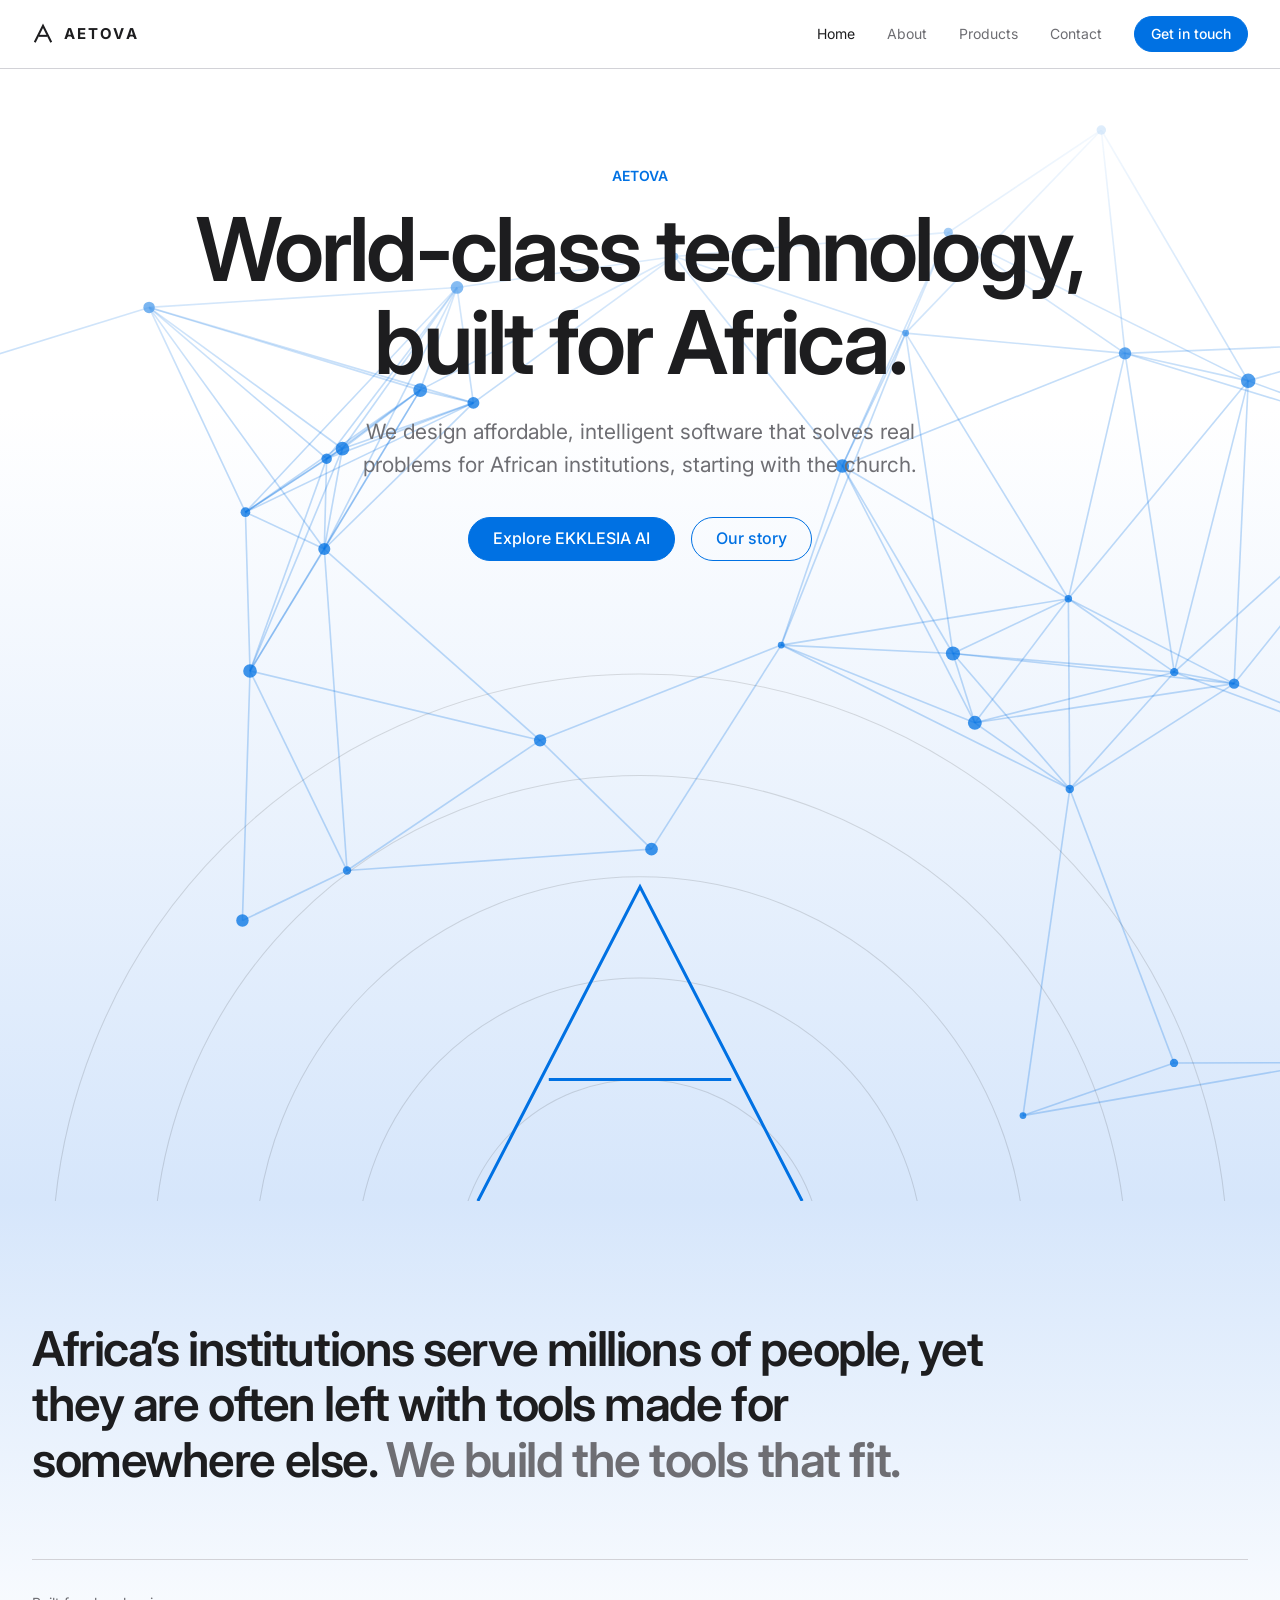
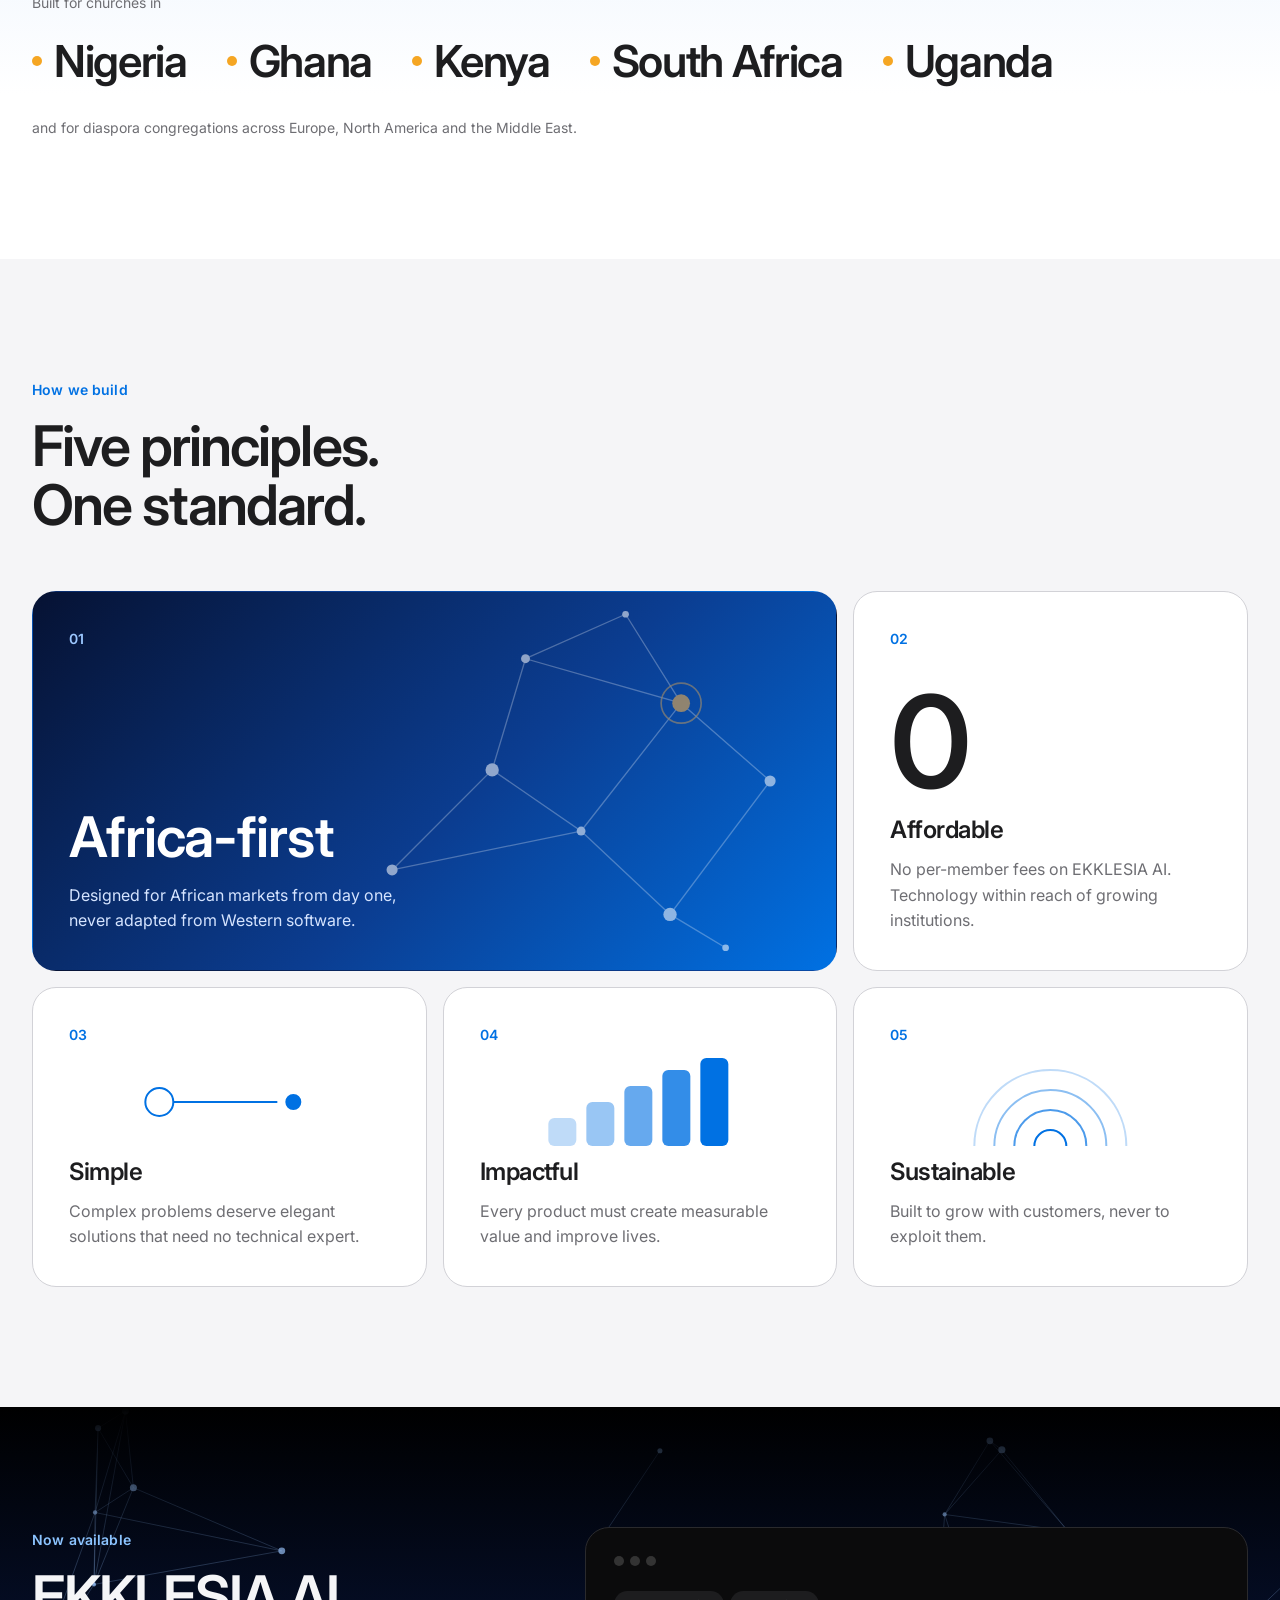
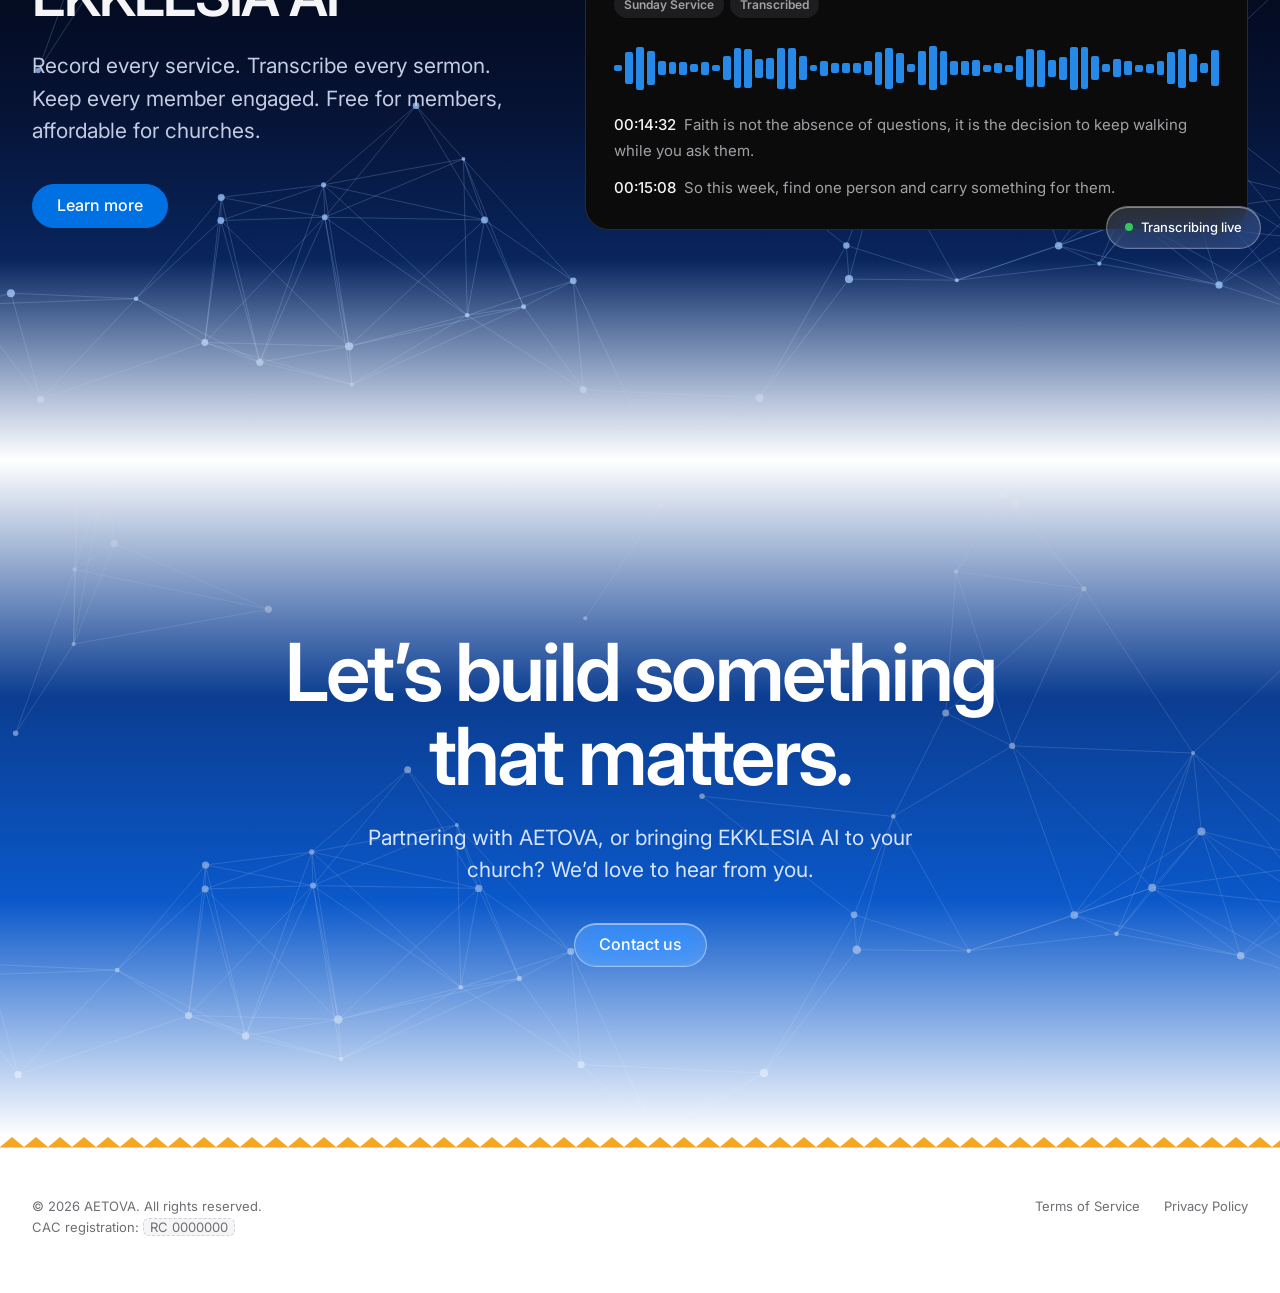
<file: index.html>
<!DOCTYPE html>
<html lang="en">

<head>
    <meta charset="utf-8">
    <meta name="viewport" content="width=device-width, initial-scale=1, viewport-fit=cover">
    <title>AETOVA — Technology built for Africa</title>
    <link rel="preconnect" href="https://fonts.googleapis.com">
    <link rel="preconnect" href="https://fonts.gstatic.com" crossorigin>
    <link href="https://fonts.googleapis.com/css2?family=Inter:wght@400;500;600;700&display=swap" rel="stylesheet">
    <link rel="stylesheet" href="./assets/style.css">

</head>

<body>
    <nav>
        <div class="wrap">
            <a href="#home" class="logo" aria-label="AETOVA home"><svg viewBox="0 0 24 24" fill="none"
                    stroke="currentColor" stroke-width="2.2" aria-hidden="true">
                    <path d="M3 21 12 3l9 18" />
                    <path d="M7.5 14h9" />
                </svg>AETOVA</a>
            <button class="burger" aria-label="Menu" aria-expanded="false"><svg width="22" height="22"
                    viewBox="0 0 22 22" stroke="currentColor" stroke-width="1.8">
                    <path d="M3 8h16M3 14h16" />
                </svg></button>
            <div class="links" id="links">
                <a class="l" href="#home" data-p="home">Home</a>
                <a class="l" href="#about" data-p="about">About</a>
                <a class="l" href="#products" data-p="products">Products</a>
                <a class="l" href="#contact" data-p="contact">Contact</a>
                <a class="btn sm2" href="#contact">Get in touch</a>
            </div>
        </div>
    </nav>

    <main>
        <!-- HOME -->
        <div class="page" id="home">
            <section class="hero">
                <div class="wrap">
                    <p class="eyebrow rv">AETOVA</p>
                    <h1 class="rv">World-class technology,<br>built for Africa.</h1>
                    <p class="lead rv">We design affordable, intelligent software that solves real problems for African
                        institutions, starting with the church.</p>
                    <div class="cta rv"><a class="btn" href="#products">Explore EKKLESIA AI</a><a class="btn ghost"
                            href="#about">Our story</a></div>
                </div>
                <div class="wrap">
                    <div class="stage rv" role="img" aria-label="Abstract illustration of concentric arcs">
                        <svg viewBox="0 0 1200 560" preserveAspectRatio="xMidYMax slice" fill="none" stroke="#1D1D1F"
                            stroke-opacity=".14">
                            <circle cx="600" cy="620" r="180" />
                            <circle cx="600" cy="620" r="280" />
                            <circle cx="600" cy="620" r="380" />
                            <circle cx="600" cy="620" r="480" />
                            <circle cx="600" cy="620" r="580" />
                            <path d="M440 560 600 250 760 560" stroke="#0071E3" stroke-opacity="1" stroke-width="3" />
                            <path d="M510 440h180" stroke="#0071E3" stroke-opacity="1" stroke-width="3" />
                        </svg>
                    </div>
                </div>
            </section>

            <section>
                <div class="wrap">
                    <p class="statement rv">Africa’s institutions serve millions of people, yet they are often left with
                        tools made for somewhere else. <span>We build the tools that fit.</span></p>
                    <div class="mk rv">
                        <p class="sm">Built for churches in</p>
                        <div class="mkl"><span>Nigeria</span><span>Ghana</span><span>Kenya</span><span>South
                                Africa</span><span>Uganda</span></div>
                        <p class="sm" style="margin-top:20px">and for diaspora congregations across Europe, North
                            America and the Middle East.</p>
                    </div>
                </div>
            </section>

            <section class="bg2">
                <div class="wrap">
                    <p class="eyebrow">How we build</p>
                    <h2 class="rv">Five principles.<br>One standard.</h2>
                    <div class="grid">
                        <div class="card feat c4 rv"><svg class="bgart"
                                style="position:absolute;right:-10px;top:0;width:66%;height:100%;opacity:.55;pointer-events:none"
                                viewBox="0 0 420 340" fill="none" stroke="#fff" stroke-opacity=".5" stroke-width="1.2"
                                aria-hidden="true">
                                <path
                                    d="M40 250 130 160 210 215 300 100 380 170M130 160 160 60 300 100M210 215 290 290 380 170M40 250 210 215M160 60 250 20 300 100M290 290 340 320" />
                                <g fill="#fff" stroke="none">
                                    <circle cx="40" cy="250" r="5" />
                                    <circle cx="130" cy="160" r="6" />
                                    <circle cx="210" cy="215" r="4" />
                                    <circle cx="300" cy="100" r="8" fill="#FFB547" />
                                    <circle cx="300" cy="100" r="18" fill="none" stroke="#FFB547" stroke-opacity=".7"
                                        stroke-width="1.5" />
                                    <circle cx="380" cy="170" r="5" />
                                    <circle cx="160" cy="60" r="4" />
                                    <circle cx="290" cy="290" r="6" />
                                    <circle cx="250" cy="20" r="3" />
                                    <circle cx="340" cy="320" r="3" />
                                </g>
                            </svg><span class="n">01</span>
                            <div>
                                <h3 style="font-size:clamp(34px,4.4vw,56px)">Africa-first</h3>
                                <p>Designed for African markets from day one, never adapted from Western software.</p>
                            </div>
                        </div>
                        <div class="card c2 rv"><span class="n">02</span>
                            <div>
                                <div class="big">0</div>
                                <h3 style="margin-top:20px">Affordable</h3>
                                <p>No per-member fees on EKKLESIA AI. Technology within reach of growing institutions.
                                </p>
                            </div>
                        </div>
                        <div class="card c2 rv"><span class="n">03</span><svg class="ill" viewBox="0 0 200 88"
                                fill="none" stroke="currentColor" stroke-width="2" aria-hidden="true">
                                <circle cx="30" cy="44" r="14" />
                                <path d="M44 44h104" />
                                <circle cx="164" cy="44" r="7" fill="currentColor" />
                            </svg>
                            <div>
                                <h3>Simple</h3>
                                <p>Complex problems deserve elegant solutions that need no technical expert.</p>
                            </div>
                        </div>
                        <div class="card c2 rv"><span class="n">04</span><svg class="ill" viewBox="0 0 200 88"
                                fill="currentColor" aria-hidden="true">
                                <rect x="8" y="60" width="28" height="28" rx="6" opacity=".25" />
                                <rect x="46" y="44" width="28" height="44" rx="6" opacity=".4" />
                                <rect x="84" y="28" width="28" height="60" rx="6" opacity=".6" />
                                <rect x="122" y="12" width="28" height="76" rx="6" opacity=".8" />
                                <rect x="160" y="0" width="28" height="88" rx="6" />
                            </svg>
                            <div>
                                <h3>Impactful</h3>
                                <p>Every product must create measurable value and improve lives.</p>
                            </div>
                        </div>
                        <div class="card c2 rv"><span class="n">05</span><svg class="ill" viewBox="0 0 200 88"
                                fill="none" stroke="currentColor" stroke-width="2" aria-hidden="true">
                                <circle cx="100" cy="88" r="16" stroke-opacity="1" />
                                <circle cx="100" cy="88" r="36" stroke-opacity=".7" />
                                <circle cx="100" cy="88" r="56" stroke-opacity=".45" />
                                <circle cx="100" cy="88" r="76" stroke-opacity=".25" />
                            </svg>
                            <div>
                                <h3>Sustainable</h3>
                                <p>Built to grow with customers, never to exploit them.</p>
                            </div>
                        </div>
                    </div>
                </div>
            </section>

            <section class="dark">
                <div class="wrap two asym">
                    <div class="rv">
                        <p class="eyebrow">Now available</p>
                        <h2>EKKLESIA AI</h2>
                        <p class="lead" style="margin-top:24px">Record every service. Transcribe every sermon. Keep
                            every member engaged. Free for members, affordable for churches.</p>
                        <div class="cta" style="justify-content:flex-start"><a class="btn" href="#products">Learn
                                more</a></div>
                    </div>
                    <div class="shot rv" aria-label="EKKLESIA AI preview">
                        <div class="bar"><i></i><i></i><i></i></div>
                        <span class="chip">Sunday Service</span><span class="chip">Transcribed</span>
                        <div class="wave" aria-hidden="true"></div>
                        <p class="tr"><b>00:14:32</b> &nbsp;Faith is not the absence of questions, it is the decision to
                            keep walking while you ask them.</p>
                        <p class="tr" style="margin-top:12px"><b>00:15:08</b> &nbsp;So this week, find one person and
                            carry something for them.</p>
                        <div class="glass pill"><i></i>Transcribing live</div>
                    </div>
                </div>
            </section>

            <section>
                <div class="wrap" style="text-align:center">
                    <h2 class="rv" style="font-size:clamp(40px,6.4vw,80px)">Let’s build something<br>that matters.</h2>
                    <p class="lead rv" style="margin:24px auto 0;color:#D5E4FF">Partnering with AETOVA, or bringing
                        EKKLESIA AI to your church? We’d love to hear from you.</p>
                    <div class="cta rv"><a class="btn" href="#contact">Contact us</a></div>
                </div>
            </section>
        </div>

        <!-- ABOUT -->
        <div class="page" id="about">
            <section class="dark" style="padding:150px 0 130px">
                <div class="wrap">
                    <p class="eyebrow">About AETOVA</p>
                    <h1 style="max-width:900px">Local problems.<br>World-class solutions.</h1>
                    <p class="lead" style="margin-top:28px">We build affordable, intelligent software for the African
                        institutions that serve millions of people.</p>
                </div>
            </section>
            <section>
                <div class="wrap two asym">
                    <p class="pq rv">Understand local problems deeply. <span>Then build world-class solutions,
                            locally.</span></p>
                    <div class="rv">
                        <p class="lead">AETOVA was founded to bridge the technology gap in underserved communities. We
                            saw African churches, institutions serving millions, being left behind by global tech trends
                            and offered expensive Western tools that were never designed for them. So we built EKKLESIA
                            AI from the ground up.</p>
                        <p class="lead" style="margin-top:20px"><span class="ph">Add your founding story here.</span>
                        </p>
                    </div>
                </div>
            </section>
            <section class="bg2 fold" id="fold" aria-label="Vision and mission">
                <div class="fold-in">
                    <div class="wrap">
                        <div>
                            <div class="fold-tx">
                                <div class="ft ft1">
                                    <p class="eyebrow">Vision</p>
                                    <h2 style="font-size:clamp(28px,3.4vw,44px)">To empower African institutions with
                                        world-class technology that is affordable, locally relevant and scalable.</h2>
                                </div>
                                <div class="ft ft2">
                                    <p class="eyebrow">Mission</p>
                                    <h2 style="font-size:clamp(28px,3.4vw,44px)">Build products that solve critical
                                        problems in African markets through AI, intelligent automation and user-centric
                                        design.</h2>
                                </div>
                            </div>
                            <div class="fold-steps"><button type="button" class="on">01 &nbsp;Vision</button><button
                                    type="button">02 &nbsp;Mission</button></div>
                        </div>
                        <div class="fold-stage"><svg class="fs" viewBox="0 0 400 400" aria-hidden="true">
                                <defs>
                                    <linearGradient id="fgr" x1="0" y1="0" x2="1" y2="1">
                                        <stop offset="0" stop-color="#fff" stop-opacity=".6" />
                                        <stop offset="1" stop-color="#9CC7FF" stop-opacity=".08" />
                                    </linearGradient>
                                </defs>
                                <g id="fg"></g>
                            </svg></div>
                    </div>
                </div>
            </section>
            <section>
                <div class="wrap two asym">
                    <div class="rv">
                        <p class="eyebrow">Why partner with us</p>
                        <h2 style="font-size:clamp(32px,4vw,48px)">Built to grow with you.</h2>
                    </div>
                    <ul class="list rv" style="margin:0">
                        <li><b>Local expertise.</b> A deep understanding of African markets and user behaviors.</li>
                        <li><b>Innovation.</b> Cutting-edge technology shaped by practical, on-the-ground insight.</li>
                        <li><b>Long-term commitment.</b> Sustainable solutions designed to grow with customers.</li>
                        <li><b>Customer-centric.</b> Products refined through continuous feedback from real users.</li>
                        <li><b>Reliable support.</b> Dedicated teams committed to your success.</li>
                    </ul>
                </div>
            </section>
            <section class="bg2">
                <div class="wrap two asym">
                    <div class="photo rv"
                        style="position:relative;overflow:hidden;border:0;background:linear-gradient(160deg,#061233,#0B3D91 60%,#0071E3)">
                        <svg width="120" height="120" viewBox="0 0 24 24" fill="none" stroke="#fff" stroke-width="1"
                            aria-hidden="true">
                            <path d="M3 21 12 3l9 18" />
                            <path d="M7.5 14h9" />
                        </svg>
                        <div class="glass pill" style="right:auto;left:16px;bottom:16px">Founder photo goes here</div>
                    </div>
                    <div class="rv">
                        <p class="eyebrow">Founder</p>
                        <h2 style="font-size:clamp(32px,4vw,48px)"><span class="ph">Founder name</span></h2>
                        <p class="lead" style="margin-top:20px"><span class="ph">Founder bio goes here: background, what
                                drove the decision to build AETOVA, and where the company is headed.</span></p>
                    </div>
                </div>
            </section>
            <section style="padding:72px 0 88px">
                <div class="wrap">
                    <div
                        style="position:relative;display:grid;grid-template-columns:repeat(auto-fit,minmax(240px,1fr));gap:32px;padding-top:32px;border-top:1px solid var(--bd)">
                        <span
                            style="position:absolute;top:-2px;left:0;width:56px;height:3px;background:var(--amber)"></span>
                        <div>
                            <p class="sm">Registered company</p>
                            <p style="font-size:22px;font-weight:600;letter-spacing:-.02em;margin-top:4px">AETOVA <span
                                    class="ph">legal name</span></p>
                        </div>
                        <div>
                            <p class="sm">CAC registration number</p>
                            <p style="font-size:22px;font-weight:600;letter-spacing:-.02em;margin-top:4px"><span
                                    class="ph">RC 0000000</span></p>
                        </div>
                    </div>
                </div>
            </section>
        </div>

        <!-- PRODUCTS -->
        <div class="page" id="products">
            <div class="wrap pagehead">
                <p class="eyebrow">Products</p>
                <h1 style="font-size:clamp(40px,6vw,72px)">Made to serve.</h1>
            </div>
            <section class="dark" style="padding:96px 0">
                <div class="wrap two asym">
                    <div>
                        <p class="eyebrow">Church management and sermon platform</p>
                        <h2>EKKLESIA AI</h2>
                        <p class="lead" style="margin-top:24px">One platform replacing scattered tools. Livestream,
                            record, transcribe, publish and engage, with unlimited free members and no per-user fees.
                        </p>
                        <div class="cta" style="justify-content:flex-start"><a class="btn" href="#" target="_blank"
                                rel="noopener">Visit EKKLESIA AI</a></div>
                    </div>
                    <ul class="list" style="margin:0">
                        <li><b>Record and transcribe.</b> Live streaming, multi-camera support and automatic AI
                            transcription.</li>
                        <li><b>Engage members.</b> Free mobile app, comments, testimonies and moderation tools.</li>
                        <li><b>Distribute.</b> One-click publishing to YouTube, Facebook and WhatsApp, in multiple
                            languages.</li>
                        <li><b>Understand.</b> Engagement metrics, retention, geographic insight and custom reports.
                        </li>
                        <li><b>Administer.</b> Multi-branch dashboard, white-label options and API access.</li>
                    </ul>
                </div>
            </section>
            <section>
                <div class="wrap" style="text-align:center">
                    <h2 class="rv" style="color:var(--tx2)">More coming soon.</h2>
                    <p class="lead rv" style="margin:20px auto 0">Every AETOVA product shares one commitment: solving
                        real problems for African institutions.</p>
                </div>
            </section>
        </div>

        <!-- CONTACT -->
        <div class="page" id="contact">
            <section class="dark" style="padding:150px 0 130px">
                <div class="wrap">
                    <p class="eyebrow">Contact</p>
                    <h1 style="max-width:900px">Let’s talk.</h1>
                    <p class="lead" style="margin-top:28px">Questions about EKKLESIA AI, partnerships or working with
                        us? Send a message and we’ll respond.</p>
                </div>
            </section>
            <section style="padding-top:0">
                <div class="wrap two asym" style="align-items:start">
                    <div>
                        <div>
                            <div class="ci">
                                <p class="sm">Email</p>
                                <p class="v"><a href="mailto:hello@yourdomain.com">hello@yourdomain.com</a></p>
                            </div>
                            <div class="ci">
                                <p class="sm">Churches and denominations</p>
                                <p class="v2">Interested in EKKLESIA AI for your congregation? Tell us about it in your
                                    message.</p>
                            </div>
                            <div class="ci">
                                <p class="sm">Follow</p>
                                <div class="soc"><a href="https://www.linkedin.com/" target="_blank" rel="noopener"
                                        aria-label="LinkedIn"><svg viewBox="0 0 24 24" fill="currentColor">
                                            <path
                                                d="M20.447 20.452h-3.554v-5.569c0-1.328-.027-3.037-1.852-3.037-1.853 0-2.136 1.445-2.136 2.939v5.667H9.351V9h3.414v1.561h.046c.477-.9 1.637-1.85 3.37-1.85 3.601 0 4.267 2.37 4.267 5.455v6.286zM5.337 7.433a2.062 2.062 0 01-2.063-2.065 2.064 2.064 0 112.063 2.065zm1.782 13.019H3.555V9h3.564v11.452zM22.225 0H1.771C.792 0 0 .774 0 1.729v20.542C0 23.227.792 24 1.771 24h20.451C23.2 24 24 23.227 24 22.271V1.729C24 .774 23.2 0 22.222 0h.003z" />
                                        </svg></a><a href="https://www.instagram.com/" target="_blank" rel="noopener"
                                        aria-label="Instagram"><svg viewBox="0 0 24 24" fill="none"
                                            stroke="currentColor" stroke-width="2">
                                            <rect x="3" y="3" width="18" height="18" rx="5" />
                                            <circle cx="12" cy="12" r="4" />
                                            <circle cx="17.5" cy="6.5" r="1.2" fill="currentColor" stroke="none" />
                                        </svg></a><a href="https://x.com/" target="_blank" rel="noopener"
                                        aria-label="X"><svg viewBox="0 0 24 24" fill="currentColor">
                                            <path
                                                d="M18.244 2.25h3.308l-7.227 8.26 8.502 11.24H16.17l-5.214-6.817L4.99 21.75H1.68l7.73-8.835L1.254 2.25H8.08l4.713 6.231zm-1.161 17.52h1.833L7.084 4.126H5.117z" />
                                        </svg></a></div>
                            </div>
                        </div>
                    </div>
                    <form id="cf">
                        <label>Name<input name="n" required autocomplete="name"></label>
                        <label>Email<input name="e" type="email" required autocomplete="email"></label>
                        <label>Message<textarea name="m" required></textarea></label>
                        <button class="btn" type="submit" style="justify-self:start">Send message</button>
                        <p class="sm" id="fm"></p>
                    </form>
                </div>
            </section>
        </div>

        <!-- TERMS -->
        <div class="page" id="terms">
            <div class="wrap pagehead">
                <p class="eyebrow">Legal</p>
                <h1 style="font-size:clamp(40px,6vw,72px)">Terms of Service</h1>
            </div>
            <div class="wrap prose"
                style="padding-bottom:120px;margin:0 auto 0 max(32px,calc((100vw - 1280px)/2 + 32px))">
                <p class="sm">Last updated: <span class="ph">date</span></p>
                <p><span class="ph">Placeholder. Insert your Terms of Service text here, reviewed by a qualified
                        lawyer.</span></p>
                <h3>1. Use of our services</h3>
                <p>Describe permitted use, accounts and acceptable conduct.</p>
                <h3>2. Subscriptions and payment</h3>
                <p>Describe plans, billing and cancellation.</p>
                <h3>3. Liability</h3>
                <p>Describe limitations and governing law.</p>
            </div>
        </div>

        <!-- PRIVACY -->
        <div class="page" id="privacy">
            <div class="wrap pagehead">
                <p class="eyebrow">Legal</p>
                <h1 style="font-size:clamp(40px,6vw,72px)">Privacy Policy</h1>
            </div>
            <div class="wrap prose"
                style="padding-bottom:120px;margin:0 auto 0 max(32px,calc((100vw - 1280px)/2 + 32px))">
                <p class="sm">Last updated: <span class="ph">date</span></p>
                <p><span class="ph">Placeholder. Insert your Privacy Policy text here, reviewed by a qualified
                        lawyer.</span></p>
                <h3>1. Information we collect</h3>
                <p>Describe the data you collect and why.</p>
                <h3>2. How we use it</h3>
                <p>Describe purposes and any sharing.</p>
                <h3>3. Your rights</h3>
                <p>Describe access, correction and deletion requests.</p>
            </div>
        </div>
    </main>

    <div class="pat" aria-hidden="true"></div>
    <footer>
        <div class="wrap">
            <div>© <span id="yr">2026</span> AETOVA. All rights reserved.<br>CAC registration: <span class="ph">RC
                    0000000</span></div>
            <div class="fl"><a href="#terms">Terms of Service</a><a href="#privacy">Privacy Policy</a></div>
        </div>
    </footer>

    <script src="./scripts/main.js"></script>
</body>

</html>
</file>
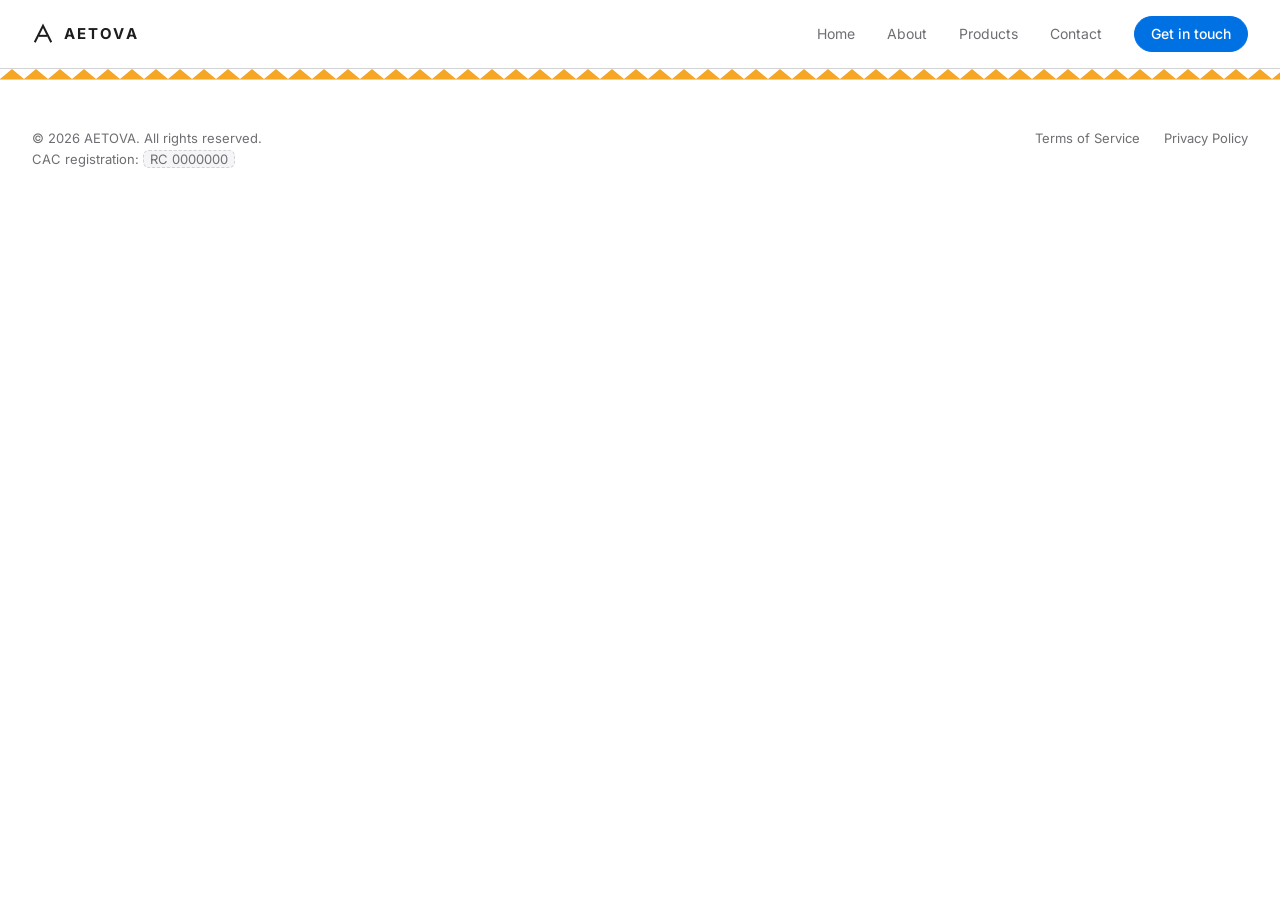
<file: about.html>
<!DOCTYPE html>
<html lang="en">

<head>
    <meta charset="utf-8">
    <meta name="viewport" content="width=device-width, initial-scale=1, viewport-fit=cover">
    <title>AETOVA — Technology built for Africa</title>
    <link rel="preconnect" href="https://fonts.googleapis.com">
    <link rel="preconnect" href="https://fonts.gstatic.com" crossorigin>
    <link href="https://fonts.googleapis.com/css2?family=Inter:wght@400;500;600;700&display=swap" rel="stylesheet">
    <link rel="stylesheet" href="./assets/style.css">

</head>

<body>
    <nav>
        <div class="wrap">
            <a href="#home" class="logo" aria-label="AETOVA home"><svg viewBox="0 0 24 24" fill="none"
                    stroke="currentColor" stroke-width="2.2" aria-hidden="true">
                    <path d="M3 21 12 3l9 18" />
                    <path d="M7.5 14h9" />
                </svg>AETOVA</a>
            <button class="burger" aria-label="Menu" aria-expanded="false"><svg width="22" height="22"
                    viewBox="0 0 22 22" stroke="currentColor" stroke-width="1.8">
                    <path d="M3 8h16M3 14h16" />
                </svg></button>
            <div class="links" id="links">
                <a class="l" href="#home" data-p="home">Home</a>
                <a class="l" href="#about" data-p="about">About</a>
                <a class="l" href="#products" data-p="products">Products</a>
                <a class="l" href="#contact" data-p="contact">Contact</a>
                <a class="btn sm2" href="#contact">Get in touch</a>
            </div>
        </div>
    </nav>

    <main>
       
        <!-- ABOUT -->
        <div class="page" id="about">
            <section class="dark" style="padding:150px 0 130px">
                <div class="wrap">
                    <p class="eyebrow">About AETOVA</p>
                    <h1 style="max-width:900px">Local problems.<br>World-class solutions.</h1>
                    <p class="lead" style="margin-top:28px">We build affordable, intelligent software for the African
                        institutions that serve millions of people.</p>
                </div>
            </section>
            <section>
                <div class="wrap two asym">
                    <p class="pq rv">Understand local problems deeply. <span>Then build world-class solutions,
                            locally.</span></p>
                    <div class="rv">
                        <p class="lead">AETOVA was founded to bridge the technology gap in underserved communities. We
                            saw African churches, institutions serving millions, being left behind by global tech trends
                            and offered expensive Western tools that were never designed for them. So we built EKKLESIA
                            AI from the ground up.</p>
                        <p class="lead" style="margin-top:20px"><span class="ph">Add your founding story here.</span>
                        </p>
                    </div>
                </div>
            </section>
            <section class="bg2 fold" id="fold" aria-label="Vision and mission">
                <div class="fold-in">
                    <div class="wrap">
                        <div>
                            <div class="fold-tx">
                                <div class="ft ft1">
                                    <p class="eyebrow">Vision</p>
                                    <h2 style="font-size:clamp(28px,3.4vw,44px)">To empower African institutions with
                                        world-class technology that is affordable, locally relevant and scalable.</h2>
                                </div>
                                <div class="ft ft2">
                                    <p class="eyebrow">Mission</p>
                                    <h2 style="font-size:clamp(28px,3.4vw,44px)">Build products that solve critical
                                        problems in African markets through AI, intelligent automation and user-centric
                                        design.</h2>
                                </div>
                            </div>
                            <div class="fold-steps"><button type="button" class="on">01 &nbsp;Vision</button><button
                                    type="button">02 &nbsp;Mission</button></div>
                        </div>
                        <div class="fold-stage"><svg class="fs" viewBox="0 0 400 400" aria-hidden="true">
                                <defs>
                                    <linearGradient id="fgr" x1="0" y1="0" x2="1" y2="1">
                                        <stop offset="0" stop-color="#fff" stop-opacity=".6" />
                                        <stop offset="1" stop-color="#9CC7FF" stop-opacity=".08" />
                                    </linearGradient>
                                </defs>
                                <g id="fg"></g>
                            </svg></div>
                    </div>
                </div>
            </section>
            <section>
                <div class="wrap two asym">
                    <div class="rv">
                        <p class="eyebrow">Why partner with us</p>
                        <h2 style="font-size:clamp(32px,4vw,48px)">Built to grow with you.</h2>
                    </div>
                    <ul class="list rv" style="margin:0">
                        <li><b>Local expertise.</b> A deep understanding of African markets and user behaviors.</li>
                        <li><b>Innovation.</b> Cutting-edge technology shaped by practical, on-the-ground insight.</li>
                        <li><b>Long-term commitment.</b> Sustainable solutions designed to grow with customers.</li>
                        <li><b>Customer-centric.</b> Products refined through continuous feedback from real users.</li>
                        <li><b>Reliable support.</b> Dedicated teams committed to your success.</li>
                    </ul>
                </div>
            </section>
            <section class="bg2">
                <div class="wrap two asym">
                    <div class="photo rv"
                        style="position:relative;overflow:hidden;border:0;background:linear-gradient(160deg,#061233,#0B3D91 60%,#0071E3)">
                        <svg width="120" height="120" viewBox="0 0 24 24" fill="none" stroke="#fff" stroke-width="1"
                            aria-hidden="true">
                            <path d="M3 21 12 3l9 18" />
                            <path d="M7.5 14h9" />
                        </svg>
                        <div class="glass pill" style="right:auto;left:16px;bottom:16px">Founder photo goes here</div>
                    </div>
                    <div class="rv">
                        <p class="eyebrow">Founder</p>
                        <h2 style="font-size:clamp(32px,4vw,48px)"><span class="ph">Founder name</span></h2>
                        <p class="lead" style="margin-top:20px"><span class="ph">Founder bio goes here: background, what
                                drove the decision to build AETOVA, and where the company is headed.</span></p>
                    </div>
                </div>
            </section>
            <section style="padding:72px 0 88px">
                <div class="wrap">
                    <div
                        style="position:relative;display:grid;grid-template-columns:repeat(auto-fit,minmax(240px,1fr));gap:32px;padding-top:32px;border-top:1px solid var(--bd)">
                        <span
                            style="position:absolute;top:-2px;left:0;width:56px;height:3px;background:var(--amber)"></span>
                        <div>
                            <p class="sm">Registered company</p>
                            <p style="font-size:22px;font-weight:600;letter-spacing:-.02em;margin-top:4px">AETOVA <span
                                    class="ph">legal name</span></p>
                        </div>
                        <div>
                            <p class="sm">CAC registration number</p>
                            <p style="font-size:22px;font-weight:600;letter-spacing:-.02em;margin-top:4px"><span
                                    class="ph">RC 0000000</span></p>
                        </div>
                    </div>
                </div>
            </section>
        </div>

      

        <!-- TERMS -->
        <div class="page" id="terms">
            <div class="wrap pagehead">
                <p class="eyebrow">Legal</p>
                <h1 style="font-size:clamp(40px,6vw,72px)">Terms of Service</h1>
            </div>
            <div class="wrap prose"
                style="padding-bottom:120px;margin:0 auto 0 max(32px,calc((100vw - 1280px)/2 + 32px))">
                <p class="sm">Last updated: <span class="ph">date</span></p>
                <p><span class="ph">Placeholder. Insert your Terms of Service text here, reviewed by a qualified
                        lawyer.</span></p>
                <h3>1. Use of our services</h3>
                <p>Describe permitted use, accounts and acceptable conduct.</p>
                <h3>2. Subscriptions and payment</h3>
                <p>Describe plans, billing and cancellation.</p>
                <h3>3. Liability</h3>
                <p>Describe limitations and governing law.</p>
            </div>
        </div>

        <!-- PRIVACY -->
        <div class="page" id="privacy">
            <div class="wrap pagehead">
                <p class="eyebrow">Legal</p>
                <h1 style="font-size:clamp(40px,6vw,72px)">Privacy Policy</h1>
            </div>
            <div class="wrap prose"
                style="padding-bottom:120px;margin:0 auto 0 max(32px,calc((100vw - 1280px)/2 + 32px))">
                <p class="sm">Last updated: <span class="ph">date</span></p>
                <p><span class="ph">Placeholder. Insert your Privacy Policy text here, reviewed by a qualified
                        lawyer.</span></p>
                <h3>1. Information we collect</h3>
                <p>Describe the data you collect and why.</p>
                <h3>2. How we use it</h3>
                <p>Describe purposes and any sharing.</p>
                <h3>3. Your rights</h3>
                <p>Describe access, correction and deletion requests.</p>
            </div>
        </div>
    </main>

    <div class="pat" aria-hidden="true"></div>
    <footer>
        <div class="wrap">
            <div>© <span id="yr">2026</span> AETOVA. All rights reserved.<br>CAC registration: <span class="ph">RC
                    0000000</span></div>
            <div class="fl"><a href="#terms">Terms of Service</a><a href="#privacy">Privacy Policy</a></div>
        </div>
    </footer>

    <script src="./scripts/main.js"></script>
</body>

</html>
</file>
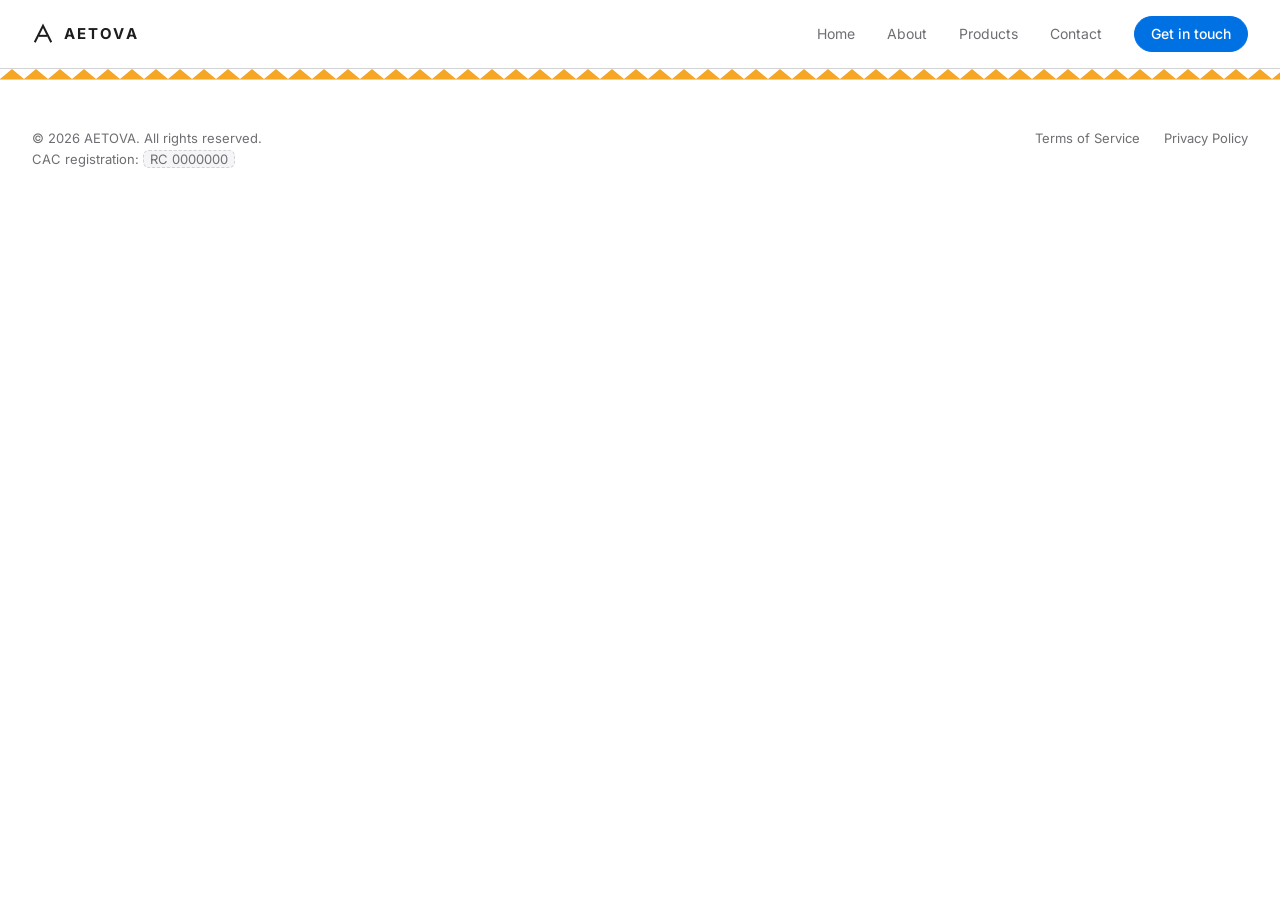
<file: contact.html>
<!DOCTYPE html>
<html lang="en">

<head>
    <meta charset="utf-8">
    <meta name="viewport" content="width=device-width, initial-scale=1, viewport-fit=cover">
    <title>AETOVA — Technology built for Africa</title>
    <link rel="preconnect" href="https://fonts.googleapis.com">
    <link rel="preconnect" href="https://fonts.gstatic.com" crossorigin>
    <link href="https://fonts.googleapis.com/css2?family=Inter:wght@400;500;600;700&display=swap" rel="stylesheet">
    <link rel="stylesheet" href="./assets/style.css">

</head>

<body>
    <nav>
        <div class="wrap">
            <a href="#home" class="logo" aria-label="AETOVA home"><svg viewBox="0 0 24 24" fill="none"
                    stroke="currentColor" stroke-width="2.2" aria-hidden="true">
                    <path d="M3 21 12 3l9 18" />
                    <path d="M7.5 14h9" />
                </svg>AETOVA</a>
            <button class="burger" aria-label="Menu" aria-expanded="false"><svg width="22" height="22"
                    viewBox="0 0 22 22" stroke="currentColor" stroke-width="1.8">
                    <path d="M3 8h16M3 14h16" />
                </svg></button>
            <div class="links" id="links">
                <a class="l" href="#home" data-p="home">Home</a>
                <a class="l" href="#about" data-p="about">About</a>
                <a class="l" href="#products" data-p="products">Products</a>
                <a class="l" href="#contact" data-p="contact">Contact</a>
                <a class="btn sm2" href="#contact">Get in touch</a>
            </div>
        </div>
    </nav>

    <main>
        <!-- CONTACT -->
        <div class="page" id="contact">
            <section class="dark" style="padding:150px 0 130px">
                <div class="wrap">
                    <p class="eyebrow">Contact</p>
                    <h1 style="max-width:900px">Let’s talk.</h1>
                    <p class="lead" style="margin-top:28px">Questions about EKKLESIA AI, partnerships or working with
                        us? Send a message and we’ll respond.</p>
                </div>
            </section>
            <section style="padding-top:0">
                <div class="wrap two asym" style="align-items:start">
                    <div>
                        <div>
                            <div class="ci">
                                <p class="sm">Email</p>
                                <p class="v"><a href="mailto:hello@yourdomain.com">hello@yourdomain.com</a></p>
                            </div>
                            <div class="ci">
                                <p class="sm">Churches and denominations</p>
                                <p class="v2">Interested in EKKLESIA AI for your congregation? Tell us about it in your
                                    message.</p>
                            </div>
                            <div class="ci">
                                <p class="sm">Follow</p>
                                <div class="soc"><a href="https://www.linkedin.com/" target="_blank" rel="noopener"
                                        aria-label="LinkedIn"><svg viewBox="0 0 24 24" fill="currentColor">
                                            <path
                                                d="M20.447 20.452h-3.554v-5.569c0-1.328-.027-3.037-1.852-3.037-1.853 0-2.136 1.445-2.136 2.939v5.667H9.351V9h3.414v1.561h.046c.477-.9 1.637-1.85 3.37-1.85 3.601 0 4.267 2.37 4.267 5.455v6.286zM5.337 7.433a2.062 2.062 0 01-2.063-2.065 2.064 2.064 0 112.063 2.065zm1.782 13.019H3.555V9h3.564v11.452zM22.225 0H1.771C.792 0 0 .774 0 1.729v20.542C0 23.227.792 24 1.771 24h20.451C23.2 24 24 23.227 24 22.271V1.729C24 .774 23.2 0 22.222 0h.003z" />
                                        </svg></a><a href="https://www.instagram.com/" target="_blank" rel="noopener"
                                        aria-label="Instagram"><svg viewBox="0 0 24 24" fill="none"
                                            stroke="currentColor" stroke-width="2">
                                            <rect x="3" y="3" width="18" height="18" rx="5" />
                                            <circle cx="12" cy="12" r="4" />
                                            <circle cx="17.5" cy="6.5" r="1.2" fill="currentColor" stroke="none" />
                                        </svg></a><a href="https://x.com/" target="_blank" rel="noopener"
                                        aria-label="X"><svg viewBox="0 0 24 24" fill="currentColor">
                                            <path
                                                d="M18.244 2.25h3.308l-7.227 8.26 8.502 11.24H16.17l-5.214-6.817L4.99 21.75H1.68l7.73-8.835L1.254 2.25H8.08l4.713 6.231zm-1.161 17.52h1.833L7.084 4.126H5.117z" />
                                        </svg></a></div>
                            </div>
                        </div>
                    </div>
                    <form id="cf">
                        <label>Name<input name="n" required autocomplete="name"></label>
                        <label>Email<input name="e" type="email" required autocomplete="email"></label>
                        <label>Message<textarea name="m" required></textarea></label>
                        <button class="btn" type="submit" style="justify-self:start">Send message</button>
                        <p class="sm" id="fm"></p>
                    </form>
                </div>
            </section>
        </div>

        <!-- TERMS -->
        <div class="page" id="terms">
            <div class="wrap pagehead">
                <p class="eyebrow">Legal</p>
                <h1 style="font-size:clamp(40px,6vw,72px)">Terms of Service</h1>
            </div>
            <div class="wrap prose"
                style="padding-bottom:120px;margin:0 auto 0 max(32px,calc((100vw - 1280px)/2 + 32px))">
                <p class="sm">Last updated: <span class="ph">date</span></p>
                <p><span class="ph">Placeholder. Insert your Terms of Service text here, reviewed by a qualified
                        lawyer.</span></p>
                <h3>1. Use of our services</h3>
                <p>Describe permitted use, accounts and acceptable conduct.</p>
                <h3>2. Subscriptions and payment</h3>
                <p>Describe plans, billing and cancellation.</p>
                <h3>3. Liability</h3>
                <p>Describe limitations and governing law.</p>
            </div>
        </div>

        <!-- PRIVACY -->
        <div class="page" id="privacy">
            <div class="wrap pagehead">
                <p class="eyebrow">Legal</p>
                <h1 style="font-size:clamp(40px,6vw,72px)">Privacy Policy</h1>
            </div>
            <div class="wrap prose"
                style="padding-bottom:120px;margin:0 auto 0 max(32px,calc((100vw - 1280px)/2 + 32px))">
                <p class="sm">Last updated: <span class="ph">date</span></p>
                <p><span class="ph">Placeholder. Insert your Privacy Policy text here, reviewed by a qualified
                        lawyer.</span></p>
                <h3>1. Information we collect</h3>
                <p>Describe the data you collect and why.</p>
                <h3>2. How we use it</h3>
                <p>Describe purposes and any sharing.</p>
                <h3>3. Your rights</h3>
                <p>Describe access, correction and deletion requests.</p>
            </div>
        </div>
    </main>

    <div class="pat" aria-hidden="true"></div>
    <footer>
        <div class="wrap">
            <div>© <span id="yr">2026</span> AETOVA. All rights reserved.<br>CAC registration: <span class="ph">RC
                    0000000</span></div>
            <div class="fl"><a href="#terms">Terms of Service</a><a href="#privacy">Privacy Policy</a></div>
        </div>
    </footer>

    <script src="./scripts/main.js"></script>
</body>

</html>
</file>
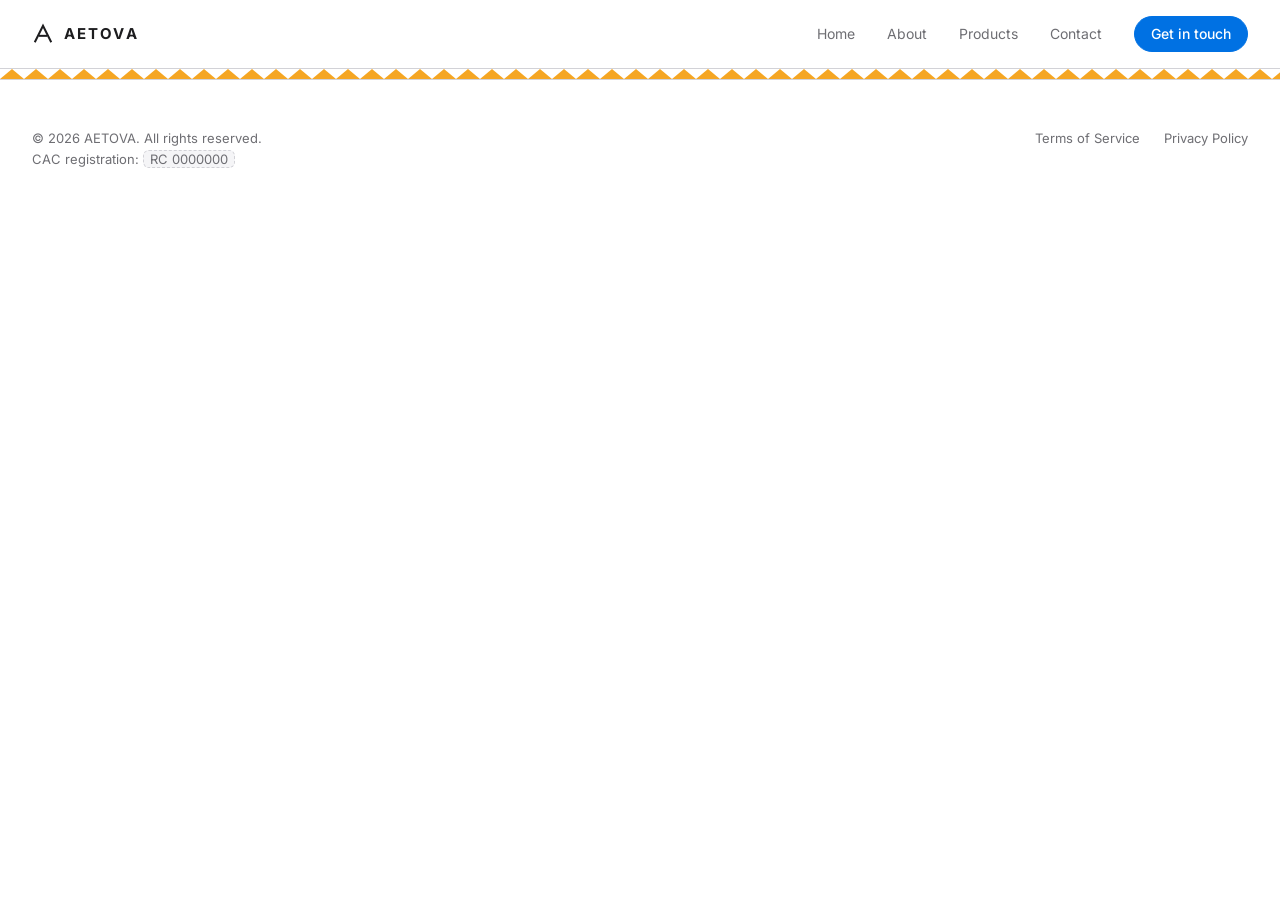
<file: products.html>
<!DOCTYPE html>
<html lang="en">

<head>
    <meta charset="utf-8">
    <meta name="viewport" content="width=device-width, initial-scale=1, viewport-fit=cover">
    <title>AETOVA — Technology built for Africa</title>
    <link rel="preconnect" href="https://fonts.googleapis.com">
    <link rel="preconnect" href="https://fonts.gstatic.com" crossorigin>
    <link href="https://fonts.googleapis.com/css2?family=Inter:wght@400;500;600;700&display=swap" rel="stylesheet">
    <link rel="stylesheet" href="./assets/style.css">

</head>

<body>
    <nav>
        <div class="wrap">
            <a href="#home" class="logo" aria-label="AETOVA home"><svg viewBox="0 0 24 24" fill="none"
                    stroke="currentColor" stroke-width="2.2" aria-hidden="true">
                    <path d="M3 21 12 3l9 18" />
                    <path d="M7.5 14h9" />
                </svg>AETOVA</a>
            <button class="burger" aria-label="Menu" aria-expanded="false"><svg width="22" height="22"
                    viewBox="0 0 22 22" stroke="currentColor" stroke-width="1.8">
                    <path d="M3 8h16M3 14h16" />
                </svg></button>
            <div class="links" id="links">
                <a class="l" href="#home" data-p="home">Home</a>
                <a class="l" href="#about" data-p="about">About</a>
                <a class="l" href="#products" data-p="products">Products</a>
                <a class="l" href="#contact" data-p="contact">Contact</a>
                <a class="btn sm2" href="#contact">Get in touch</a>
            </div>
        </div>
    </nav>

    <main>
      
        <!-- PRODUCTS -->
        <div class="page" id="products">
            <div class="wrap pagehead">
                <p class="eyebrow">Products</p>
                <h1 style="font-size:clamp(40px,6vw,72px)">Made to serve.</h1>
            </div>
            <section class="dark" style="padding:96px 0">
                <div class="wrap two asym">
                    <div>
                        <p class="eyebrow">Church management and sermon platform</p>
                        <h2>EKKLESIA AI</h2>
                        <p class="lead" style="margin-top:24px">One platform replacing scattered tools. Livestream,
                            record, transcribe, publish and engage, with unlimited free members and no per-user fees.
                        </p>
                        <div class="cta" style="justify-content:flex-start"><a class="btn" href="#" target="_blank"
                                rel="noopener">Visit EKKLESIA AI</a></div>
                    </div>
                    <ul class="list" style="margin:0">
                        <li><b>Record and transcribe.</b> Live streaming, multi-camera support and automatic AI
                            transcription.</li>
                        <li><b>Engage members.</b> Free mobile app, comments, testimonies and moderation tools.</li>
                        <li><b>Distribute.</b> One-click publishing to YouTube, Facebook and WhatsApp, in multiple
                            languages.</li>
                        <li><b>Understand.</b> Engagement metrics, retention, geographic insight and custom reports.
                        </li>
                        <li><b>Administer.</b> Multi-branch dashboard, white-label options and API access.</li>
                    </ul>
                </div>
            </section>
            <section>
                <div class="wrap" style="text-align:center">
                    <h2 class="rv" style="color:var(--tx2)">More coming soon.</h2>
                    <p class="lead rv" style="margin:20px auto 0">Every AETOVA product shares one commitment: solving
                        real problems for African institutions.</p>
                </div>
            </section>
        </div>

     
        <!-- TERMS -->
        <div class="page" id="terms">
            <div class="wrap pagehead">
                <p class="eyebrow">Legal</p>
                <h1 style="font-size:clamp(40px,6vw,72px)">Terms of Service</h1>
            </div>
            <div class="wrap prose"
                style="padding-bottom:120px;margin:0 auto 0 max(32px,calc((100vw - 1280px)/2 + 32px))">
                <p class="sm">Last updated: <span class="ph">date</span></p>
                <p><span class="ph">Placeholder. Insert your Terms of Service text here, reviewed by a qualified
                        lawyer.</span></p>
                <h3>1. Use of our services</h3>
                <p>Describe permitted use, accounts and acceptable conduct.</p>
                <h3>2. Subscriptions and payment</h3>
                <p>Describe plans, billing and cancellation.</p>
                <h3>3. Liability</h3>
                <p>Describe limitations and governing law.</p>
            </div>
        </div>

        <!-- PRIVACY -->
        <div class="page" id="privacy">
            <div class="wrap pagehead">
                <p class="eyebrow">Legal</p>
                <h1 style="font-size:clamp(40px,6vw,72px)">Privacy Policy</h1>
            </div>
            <div class="wrap prose"
                style="padding-bottom:120px;margin:0 auto 0 max(32px,calc((100vw - 1280px)/2 + 32px))">
                <p class="sm">Last updated: <span class="ph">date</span></p>
                <p><span class="ph">Placeholder. Insert your Privacy Policy text here, reviewed by a qualified
                        lawyer.</span></p>
                <h3>1. Information we collect</h3>
                <p>Describe the data you collect and why.</p>
                <h3>2. How we use it</h3>
                <p>Describe purposes and any sharing.</p>
                <h3>3. Your rights</h3>
                <p>Describe access, correction and deletion requests.</p>
            </div>
        </div>
    </main>

    <div class="pat" aria-hidden="true"></div>
    <footer>
        <div class="wrap">
            <div>© <span id="yr">2026</span> AETOVA. All rights reserved.<br>CAC registration: <span class="ph">RC
                    0000000</span></div>
            <div class="fl"><a href="#terms">Terms of Service</a><a href="#privacy">Privacy Policy</a></div>
        </div>
    </footer>

    <script src="./scripts/main.js"></script>
</body>

</html>
</file>
<file: assets/style.css>
:root {
    --bg: #fff;
    --bg2: #F5F5F7;
    --tx: #1D1D1F;
    --tx2: #6E6E73;
    --bd: #D2D2D7;
    --ac: #0071E3;
    --dk: #000;
    --card: #fff;
    --tint: #D6E6FB;
    --amber: #F5A623;
    box-sizing: border-box;
    padding-top: env(safe-area-inset-top, 0px);
    padding-bottom: env(safe-area-inset-bottom, 0px)
}

@media (prefers-color-scheme:dark) {
    :root:not([data-theme="light"]) {
        --bg: #000;
        --bg2: #161617;
        --tx: #F5F5F7;
        --tx2: #A1A1A6;
        --bd: #333336;
        --ac: #2997FF;
        --dk: #000;
        --card: #111112;
        --tint: #0C1A33
    }
}

:root[data-theme="dark"] {
    --bg: #000;
    --bg2: #161617;
    --tx: #F5F5F7;
    --tx2: #A1A1A6;
    --bd: #333336;
    --ac: #2997FF;
    --dk: #000;
    --card: #111112;
    --tint: #0C1A33
}

* {
    box-sizing: border-box;
    margin: 0
}

html {
    scroll-behavior: smooth;
    scroll-padding-top: calc(68px + env(safe-area-inset-top, 0px))
}

body {
    background: var(--bg);
    color: var(--tx);
    font: 400 17px/1.6 Inter, -apple-system, "SF Pro Text", "Helvetica Neue", Arial, sans-serif;
    -webkit-font-smoothing: antialiased;
    overflow-x: hidden
}

a {
    color: inherit;
    text-decoration: none
}

.wrap {
    max-width: 1280px;
    margin: 0 auto;
    padding: 0 32px
}

h1,
h2,
h3 {
    letter-spacing: -.035em;
    line-height: 1.05;
    font-weight: 600
}

h1 {
    font-size: clamp(44px, 7.2vw, 88px)
}

h2 {
    font-size: clamp(34px, 4.6vw, 56px)
}

h3 {
    font-size: 24px;
    letter-spacing: -.02em;
    line-height: 1.2
}

.eyebrow {
    font-size: 14px;
    font-weight: 600;
    color: var(--ac);
    margin-bottom: 16px;
    letter-spacing: .01em
}

.lead {
    font-size: clamp(18px, 2vw, 21px);
    color: var(--tx2);
    max-width: 620px;
    line-height: 1.55
}

.sm {
    font-size: 14px;
    color: var(--tx2)
}

/* nav */
nav {
    position: sticky;
    top: 0;
    z-index: 20;
    background: var(--bg);
    border-bottom: 1px solid var(--bd);
    padding-top: env(safe-area-inset-top, 0px)
}

nav .wrap {
    height: 68px;
    display: flex;
    align-items: center;
    justify-content: space-between
}

.logo {
    display: flex;
    align-items: center;
    gap: 10px;
    font-weight: 700;
    letter-spacing: .14em;
    font-size: 15px
}

.logo svg {
    width: 22px;
    height: 22px
}

.links {
    display: flex;
    align-items: center;
    gap: 32px;
    font-size: 14px
}

.links a.l {
    color: var(--tx2);
    transition: color .2s
}

.links a.l:hover,
.links a.l.on {
    color: var(--tx)
}

.btn {
    display: inline-flex;
    align-items: center;
    justify-content: center;
    min-height: 44px;
    padding: 0 24px;
    border-radius: 999px;
    font-size: 16px;
    font-weight: 500;
    background: var(--ac);
    color: #fff;
    border: 1px solid var(--ac);
    cursor: pointer;
    font-family: inherit;
    transition: background .2s, transform .2s, opacity .2s
}

.btn:hover {
    opacity: .88
}

.btn:active {
    transform: scale(.98)
}

.btn.ghost {
    background: transparent;
    color: var(--ac);
    border-color: var(--ac)
}

.btn.sm2 {
    min-height: 36px;
    padding: 0 16px;
    font-size: 14px
}

.burger {
    display: none;
    background: none;
    border: 0;
    width: 44px;
    height: 44px;
    cursor: pointer;
    color: var(--tx)
}

@media(max-width:820px) {
    .burger {
        display: block
    }

    .links {
        position: absolute;
        top: calc(68px + env(safe-area-inset-top, 0px));
        left: 0;
        right: 0;
        background: var(--bg);
        border-bottom: 1px solid var(--bd);
        flex-direction: column;
        align-items: flex-start;
        gap: 0;
        padding: 8px 32px 24px;
        display: none
    }

    .links.open {
        display: flex
    }

    .links a.l {
        font-size: 22px;
        padding: 12px 0;
        color: var(--tx);
        width: 100%
    }

    .links .btn {
        margin-top: 12px
    }
}

/* sections */
section {
    padding: 120px 0
}

@media(max-width:720px) {
    section {
        padding: 80px 0
    }

    .wrap {
        padding: 0 20px
    }
}

.hero {
    padding: 96px 0 0;
    text-align: center;
    position: relative;
    overflow: hidden;
    background: linear-gradient(180deg, var(--bg) 0%, var(--bg) 30%, var(--tint) 100%)
}

.hero>.wrap {
    position: relative;
    z-index: 1
}

.hero .lead {
    margin: 28px auto 0
}

.cta {
    display: flex;
    gap: 16px;
    justify-content: center;
    margin-top: 36px;
    flex-wrap: wrap
}

.stage {
    margin-top: 80px;
    background: var(--bg2);
    border-radius: 28px 28px 0 0;
    height: clamp(300px, 46vw, 560px);
    position: relative;
    overflow: hidden;
    display: flex;
    align-items: flex-end;
    justify-content: center
}

.stage {
    background: transparent !important;
    border-radius: 0 !important
}

section:has(.statement) {
    background: linear-gradient(180deg, var(--tint) 0%, var(--bg) 75%)
}

.stage svg {
    width: 100%;
    height: 100%
}

.bg2 {
    background: var(--bg2)
}

.net {
    position: absolute;
    inset: 0;
    width: 100%;
    height: 100%;
    z-index: 0;
    pointer-events: none;
    color: #0071E3;
    -webkit-mask-image: linear-gradient(180deg, transparent 0%, #000 30%, #000 100%);
    mask-image: linear-gradient(180deg, transparent 0%, #000 30%, #000 100%)
}

.dark .net {
    color: #9CC7FF;
    -webkit-mask-image: linear-gradient(180deg, transparent 0%, #000 25%, #000 80%, transparent 100%);
    mask-image: linear-gradient(180deg, transparent 0%, #000 25%, #000 80%, transparent 100%)
}

.net line {
    stroke: currentColor;
    stroke-opacity: .25;
    stroke-width: 1
}

.net circle {
    fill: currentColor;
    fill-opacity: .75
}

@keyframes tw {
    50% {
        fill-opacity: .15
    }
}

#home>section:last-child {
    position: relative;
    overflow: hidden;
    padding: 170px 0;
    color: #fff;
    background: linear-gradient(180deg, var(--bg) 0%, #0B3D91 35%, #0A58CA 65%, var(--bg) 100%)
}

#home>section:last-child>.wrap {
    position: relative;
    z-index: 1
}

#home>section:last-child .net {
    color: #fff;
    opacity: .55
}

#home>section:last-child .btn {
    background: rgba(255, 255, 255, .16);
    color: #fff;
    border-color: rgba(255, 255, 255, .4);
    -webkit-backdrop-filter: blur(16px) saturate(170%);
    backdrop-filter: blur(16px) saturate(170%);
    box-shadow: inset 0 1px 0 rgba(255, 255, 255, .45), inset 0 -1px 0 rgba(255, 255, 255, .1)
}

#home>section:last-child .btn:hover {
    background: rgba(255, 255, 255, .26);
    opacity: 1
}

.mk {
    margin-top: 72px;
    padding-top: 32px;
    border-top: 1px solid var(--bd)
}

nav {
    background: color-mix(in srgb, var(--bg) 72%, transparent);
    -webkit-backdrop-filter: blur(20px) saturate(180%);
    backdrop-filter: blur(20px) saturate(180%)
}

.glass {
    background: rgba(255, 255, 255, .14);
    -webkit-backdrop-filter: blur(16px) saturate(170%);
    backdrop-filter: blur(16px) saturate(170%);
    border: 1px solid rgba(255, 255, 255, .3);
    box-shadow: inset 0 1px 0 rgba(255, 255, 255, .4), inset 0 -1px 0 rgba(255, 255, 255, .08)
}

.pill {
    position: absolute;
    right: -14px;
    bottom: -20px;
    display: flex;
    align-items: center;
    gap: 8px;
    padding: 10px 18px;
    border-radius: 999px;
    font-size: 13px;
    font-weight: 500;
    color: #fff
}

.pill i {
    width: 8px;
    height: 8px;
    border-radius: 50%;
    background: #34C759;
    animation: pl 2s ease-in-out infinite
}

@keyframes pl {
    50% {
        opacity: .3
    }
}

@media(prefers-reduced-motion:reduce) {
    .pill i {
        animation: none
    }
}

.mkl {
    display: flex;
    flex-wrap: wrap;
    gap: 8px 40px;
    margin-top: 12px
}

.mkl span {
    font-size: clamp(26px, 3.6vw, 44px);
    font-weight: 600;
    letter-spacing: -.03em;
    display: flex;
    align-items: center;
    gap: 12px
}

.mkl span::before {
    content: "";
    width: 10px;
    height: 10px;
    border-radius: 50%;
    background: var(--amber)
}

.fold {
    height: 220vh;
    padding: 0 !important;
    position: relative
}

.fold-in {
    position: sticky;
    top: calc(68px + env(safe-area-inset-top, 0px));
    height: calc(100vh - 68px - env(safe-area-inset-top, 0px));
    display: flex;
    align-items: center
}

.fold-in .wrap {
    width: 100%;
    display: grid;
    grid-template-columns: 5fr 6fr;
    gap: 64px;
    align-items: center
}

.fold-tx {
    display: grid
}

.ft {
    grid-area: 1/1
}

.ft2 {
    opacity: 0
}

.fold-stage {
    position: relative;
    aspect-ratio: 1;
    max-height: calc(100vh - 160px);
    width: 100%;
    justify-self: center;
    border-radius: 28px;
    overflow: hidden;
    background: linear-gradient(160deg, #061233, #0B3D91 60%, #0A58CA)
}

.fold-stage .fs {
    position: relative;
    z-index: 1;
    width: 100%;
    height: 100%
}

.fold-stage .net {
    color: #9CC7FF;
    opacity: .55
}

.fold-steps {
    display: flex;
    gap: 8px;
    margin-top: 40px
}

.fold-steps button {
    font: inherit;
    font-size: 14px;
    font-weight: 500;
    min-height: 44px;
    padding: 0 18px;
    border-radius: 999px;
    border: 1px solid var(--bd);
    background: transparent;
    color: var(--tx2);
    cursor: pointer;
    transition: background .3s, color .3s, border-color .3s
}

.fold-steps button.on {
    background: var(--tx);
    color: var(--bg);
    border-color: var(--tx)
}

.fold-bar {
    height: 2px;
    background: var(--bd);
    margin-top: 40px;
    position: relative
}

.fold-bar i {
    position: absolute;
    left: 0;
    top: 0;
    bottom: 0;
    width: 0;
    background: var(--ac)
}

@media(max-width:900px) {
    .fold-in .wrap {
        grid-template-columns: 1fr;
        gap: 20px
    }

    .fold-stage {
        order: -1;
        aspect-ratio: auto;
        height: 38vh;
        max-height: none
    }

    .fold-bar {
        margin-top: 24px
    }
}

@media(prefers-reduced-motion:reduce) {
    .fold {
        height: auto
    }

    .fold-in {
        position: static;
        height: auto;
        padding: 80px 0
    }

    .ft {
        grid-area: auto !important;
        opacity: 1 !important;
        transform: none !important
    }

    .fold-tx {
        gap: 40px
    }

    .fold-steps {
        display: none
    }
}

#contact>section:last-child {
    position: relative;
    overflow: hidden;
    padding: 20px 0 140px;
    background: radial-gradient(ellipse 70% 60% at 85% 35%, var(--tint), transparent 70%)
}

#contact>section:last-child>.wrap {
    position: relative;
    z-index: 1
}

#contact>section:last-child .net {
    opacity: .45
}

.ci {
    padding: 28px 0;
    border-top: 1px solid var(--bd)
}

.ci:last-child {
    border-bottom: 1px solid var(--bd)
}

.ci .v {
    font-size: clamp(22px, 2.4vw, 28px);
    font-weight: 600;
    letter-spacing: -.02em;
    margin-top: 6px
}

.ci .v2 {
    margin-top: 6px;
    color: var(--tx2);
    font-size: 17px
}

#cf {
    gap: 36px
}

#cf label {
    font-size: 13px;
    font-weight: 500;
    color: var(--tx2);
    gap: 4px
}

#cf input,
#cf textarea {
    border: 0;
    border-bottom: 1px solid var(--bd);
    border-radius: 0;
    background: transparent;
    padding: 10px 0 12px;
    font-size: 19px;
    transition: border-color .25s, box-shadow .25s
}

#cf textarea {
    min-height: 110px
}

#cf input:focus,
#cf textarea:focus {
    outline: none;
    border-bottom-color: var(--ac);
    box-shadow: 0 1px 0 var(--ac)
}

.ci .v a {
    color: var(--tx)
}

.soc {
    display: flex;
    gap: 4px;
    margin: 6px 0 0 -10px
}

.soc a {
    width: 44px;
    height: 44px;
    display: grid;
    place-items: center;
    border-radius: 50%;
    color: var(--tx);
    transition: color .2s, background .2s
}

.soc a:hover {
    color: var(--ac);
    background: var(--bg2)
}

.soc svg {
    width: 22px;
    height: 22px
}

#cf textarea {
    border: 1px solid var(--bd);
    border-radius: 18px;
    padding: 16px 18px;
    min-height: 140px;
    margin-top: 8px
}

#cf textarea:focus {
    border-color: var(--ac);
    box-shadow: 0 0 0 1px var(--ac)
}

.pat {
    height: 10px;
    background: url("data:image/svg+xml,%3Csvg xmlns='http://www.w3.org/2000/svg' width='24' height='10'%3E%3Cpath d='M0 10 12 0l12 10z' fill='%23F5A623'/%3E%3C/svg%3E") repeat-x;
    margin-top: 0
}

.net circle.p {
    animation: tw 5s ease-in-out infinite
}

@media(prefers-reduced-motion:reduce) {
    .net circle.p {
        animation: none
    }
}

.dark {
    position: relative;
    overflow: hidden;
    background: linear-gradient(180deg, #000 0%, #061233 45%, #0B3D91 100%);
    color: #F5F5F7
}

.dark>.wrap {
    position: relative;
    z-index: 1
}

.dark {
    padding-bottom: 230px !important
}

.dark::after {
    content: "";
    position: absolute;
    left: 0;
    right: 0;
    bottom: 0;
    height: 200px;
    background: linear-gradient(180deg, transparent, var(--bg));
    pointer-events: none
}

@media(max-width:720px) {
    .dark {
        padding-bottom: 190px !important
    }

    .dark::after {
        height: 150px
    }
}

.dark .lead,
.dark .sm {
    color: #C3CCE0
}

.dark .eyebrow {
    color: #8CC4FF
}

.statement {
    max-width: 980px;
    font-size: clamp(28px, 4vw, 48px);
    line-height: 1.15;
    letter-spacing: -.03em;
    font-weight: 600
}

.statement span {
    color: var(--tx2)
}

.grid {
    display: grid;
    gap: 16px;
    grid-template-columns: repeat(6, 1fr);
    margin-top: 56px
}

.grid .card {
    display: flex;
    flex-direction: column;
    justify-content: space-between;
    min-height: 300px;
    overflow: hidden;
    position: relative
}

.grid .card>*:not(svg.bgart) {
    position: relative
}

.grid .card .n {
    margin-bottom: 0
}

.c4 {
    grid-column: span 4
}

.c3 {
    grid-column: span 3
}

.c2 {
    grid-column: span 2
}

.pq {
    font-size: clamp(30px, 4vw, 52px);
    line-height: 1.1;
    letter-spacing: -.03em;
    font-weight: 600
}

.pq span {
    color: var(--tx2)
}

.card.feat {
    background: linear-gradient(135deg, #061233 0%, #0B3D91 55%, #0071E3 100%);
    color: #fff;
    border-color: transparent;
    min-height: 380px
}

.card.feat p {
    color: #D5E4FF;
    max-width: 360px
}

.card.feat .n {
    color: #9CC7FF
}

.ill {
    width: 100%;
    height: 88px;
    color: var(--ac)
}

.big {
    font-size: clamp(72px, 10vw, 128px);
    font-weight: 600;
    letter-spacing: -.05em;
    line-height: .85
}

@media(max-width:900px) {

    .c4,
    .c3,
    .c2 {
        grid-column: span 6
    }

    .grid .card,
    .card.feat {
        min-height: 260px
    }
}

.card {
    background: var(--card);
    border: 1px solid var(--bd);
    border-radius: 24px;
    padding: 36px;
    transition: transform .4s
}

.card:hover {
    transform: translateY(-3px)
}

.card p {
    color: var(--tx2);
    margin-top: 12px;
    font-size: 16px
}

.card .n {
    font-size: 14px;
    color: var(--ac);
    font-weight: 600;
    margin-bottom: 40px;
    display: block
}

.two {
    display: grid;
    grid-template-columns: 1fr 1fr;
    gap: 80px;
    align-items: center
}

.two.asym {
    grid-template-columns: 5fr 7fr
}

@media(max-width:900px) {

    .two,
    .two.asym {
        grid-template-columns: 1fr;
        gap: 48px
    }
}

.shot {
    border: 1px solid #2a2a2d;
    border-radius: 24px;
    background: #0b0b0c;
    padding: 28px;
    position: relative
}

.shot .bar {
    display: flex;
    gap: 6px;
    margin-bottom: 24px
}

.shot .bar i {
    width: 10px;
    height: 10px;
    border-radius: 50%;
    background: #333
}

.tr {
    font-size: 15px;
    line-height: 1.7;
    color: #A1A1A6
}

.tr b {
    color: #F5F5F7;
    font-weight: 500
}

.chip {
    display: inline-block;
    font-size: 12px;
    font-weight: 600;
    padding: 4px 10px;
    border-radius: 999px;
    background: #1d1d1f;
    color: #A1A1A6;
    margin: 0 6px 6px 0
}

.wave {
    display: flex;
    align-items: center;
    gap: 3px;
    height: 48px;
    margin: 20px 0
}

.wave i {
    flex: 1;
    background: #2997FF;
    border-radius: 2px;
    opacity: .9
}

.list {
    list-style: none;
    padding: 0;
    margin-top: 28px;
    display: grid;
    gap: 0
}

.list li {
    padding: 16px 0;
    border-top: 1px solid var(--bd);
    font-size: 17px
}

.dark .list li {
    border-color: #2a2a2d
}

.list li:last-child {
    border-bottom: 1px solid var(--bd)
}

.dark .list li:last-child {
    border-color: #2a2a2d
}

.photo {
    aspect-ratio: 4/5;
    border-radius: 24px;
    background: var(--bg2);
    border: 1px solid var(--bd);
    display: flex;
    align-items: center;
    justify-content: center;
    color: var(--tx2);
    font-size: 14px;
    text-align: center;
    padding: 24px
}

.ph {
    background: var(--bg2);
    border: 1px dashed var(--bd);
    border-radius: 6px;
    padding: 0 6px;
    color: var(--tx2)
}

.page {
    display: none
}

.page.show {
    display: block
}

.pagehead {
    padding-top: 120px;
    padding-bottom: 64px
}

@media(max-width:720px) {
    .pagehead {
        padding-top: 72px;
        padding-bottom: 40px
    }
}

.prose {
    max-width: 720px
}

.prose h3 {
    margin: 40px 0 8px
}

.prose p {
    color: var(--tx2);
    margin-top: 8px
}

form {
    display: grid;
    gap: 16px
}

label {
    font-size: 14px;
    font-weight: 500;
    display: grid;
    gap: 8px
}

input,
textarea {
    font: inherit;
    font-size: 16px;
    padding: 14px 16px;
    border: 1px solid var(--bd);
    border-radius: 14px;
    background: var(--bg);
    color: var(--tx);
    width: 100%
}

input:focus,
textarea:focus {
    outline: 2px solid var(--ac);
    outline-offset: 1px;
    border-color: transparent
}

textarea {
    min-height: 140px;
    resize: vertical
}

a:focus-visible,
button:focus-visible {
    outline: 2px solid var(--ac);
    outline-offset: 3px
}

.row {
    display: flex;
    justify-content: space-between;
    gap: 24px;
    padding: 20px 0;
    border-top: 1px solid var(--bd);
    flex-wrap: wrap
}

.row:last-child {
    border-bottom: 1px solid var(--bd)
}

footer {
    border-top: 1px solid var(--bd);
    padding: 48px 0 56px;
    font-size: 13px;
    color: var(--tx2)
}

footer .wrap {
    display: flex;
    justify-content: space-between;
    gap: 24px;
    flex-wrap: wrap
}

footer a:hover {
    color: var(--tx)
}

.fl {
    display: flex;
    gap: 24px
}

.rv {
    opacity: 0;
    transform: translateY(24px);
    transition: opacity .8s cubic-bezier(.2, .7, .2, 1), transform .8s cubic-bezier(.2, .7, .2, 1)
}

.rv.in {
    opacity: 1;
    transform: none
}

@media(prefers-reduced-motion:reduce) {
    html {
        scroll-behavior: auto
    }

    .rv {
        opacity: 1;
        transform: none;
        transition: none
    }

    .card,
    .btn {
        transition: none
    }
}
</file>
